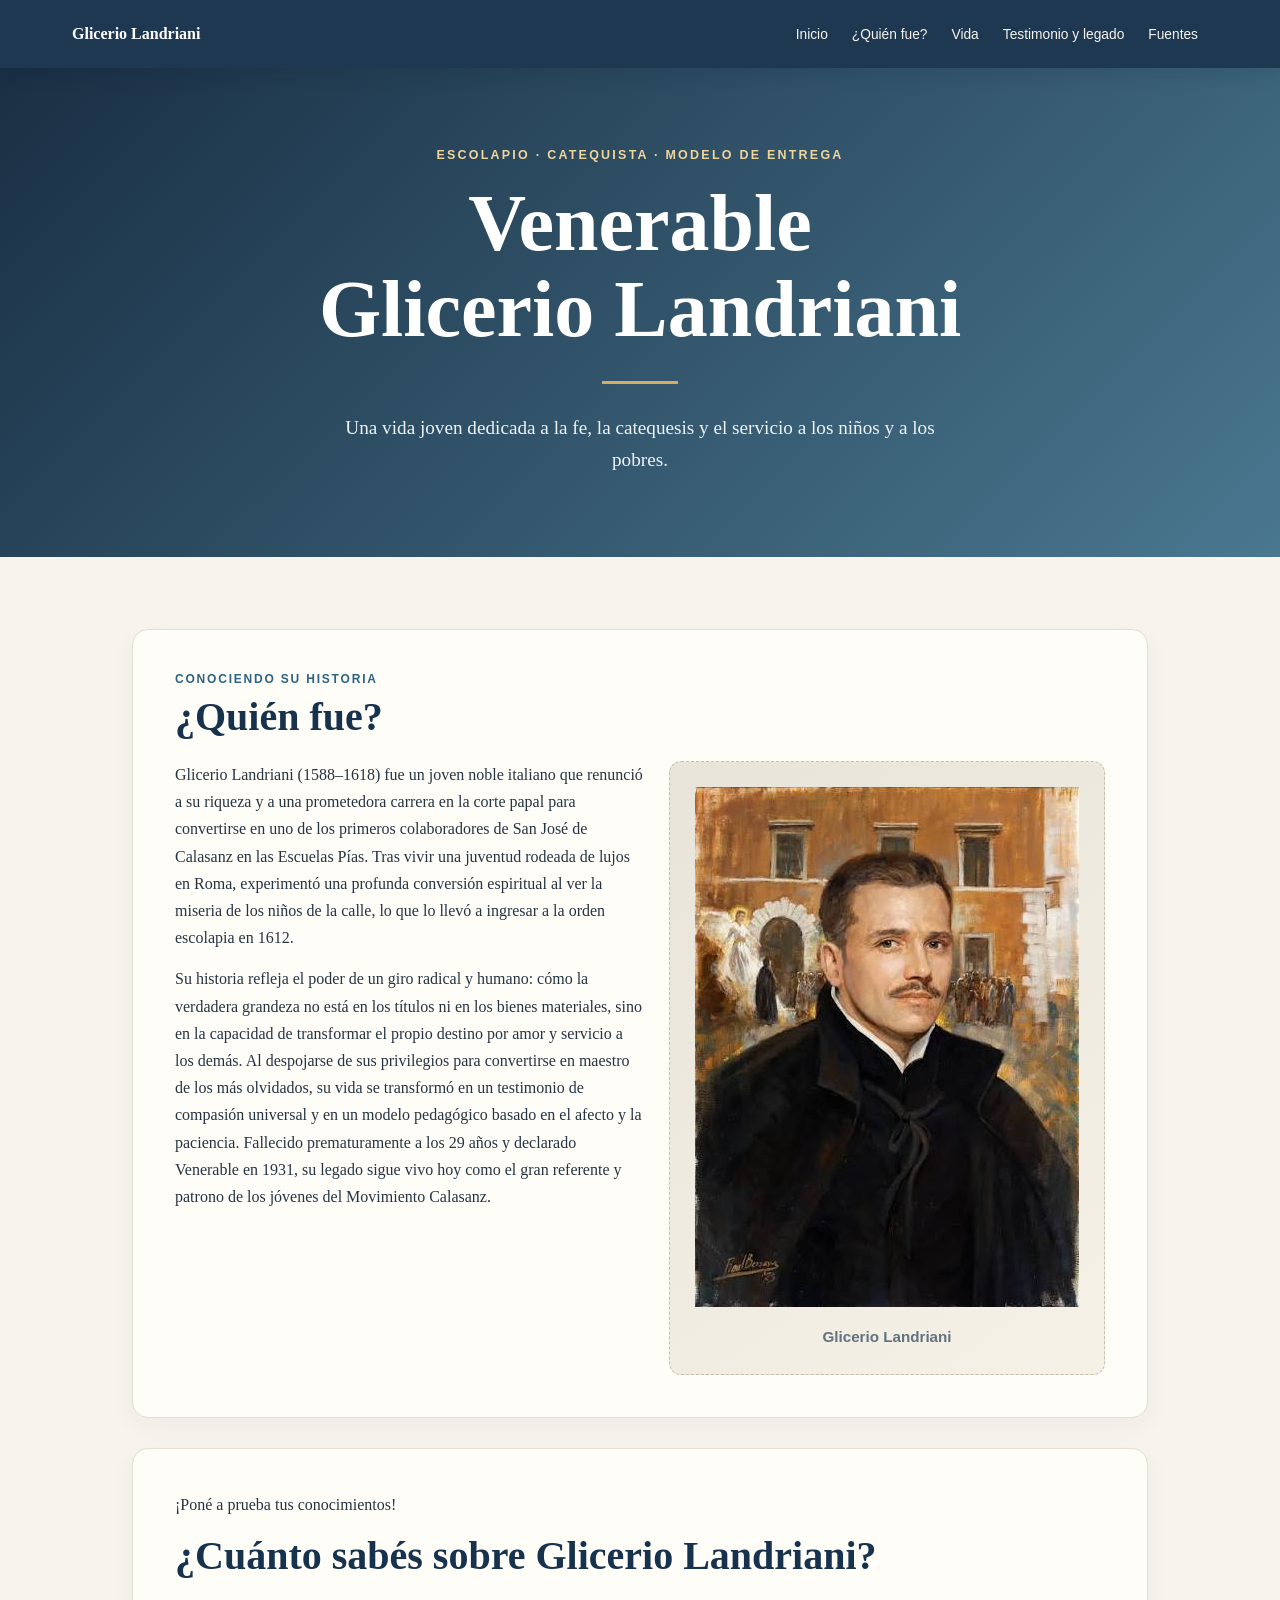
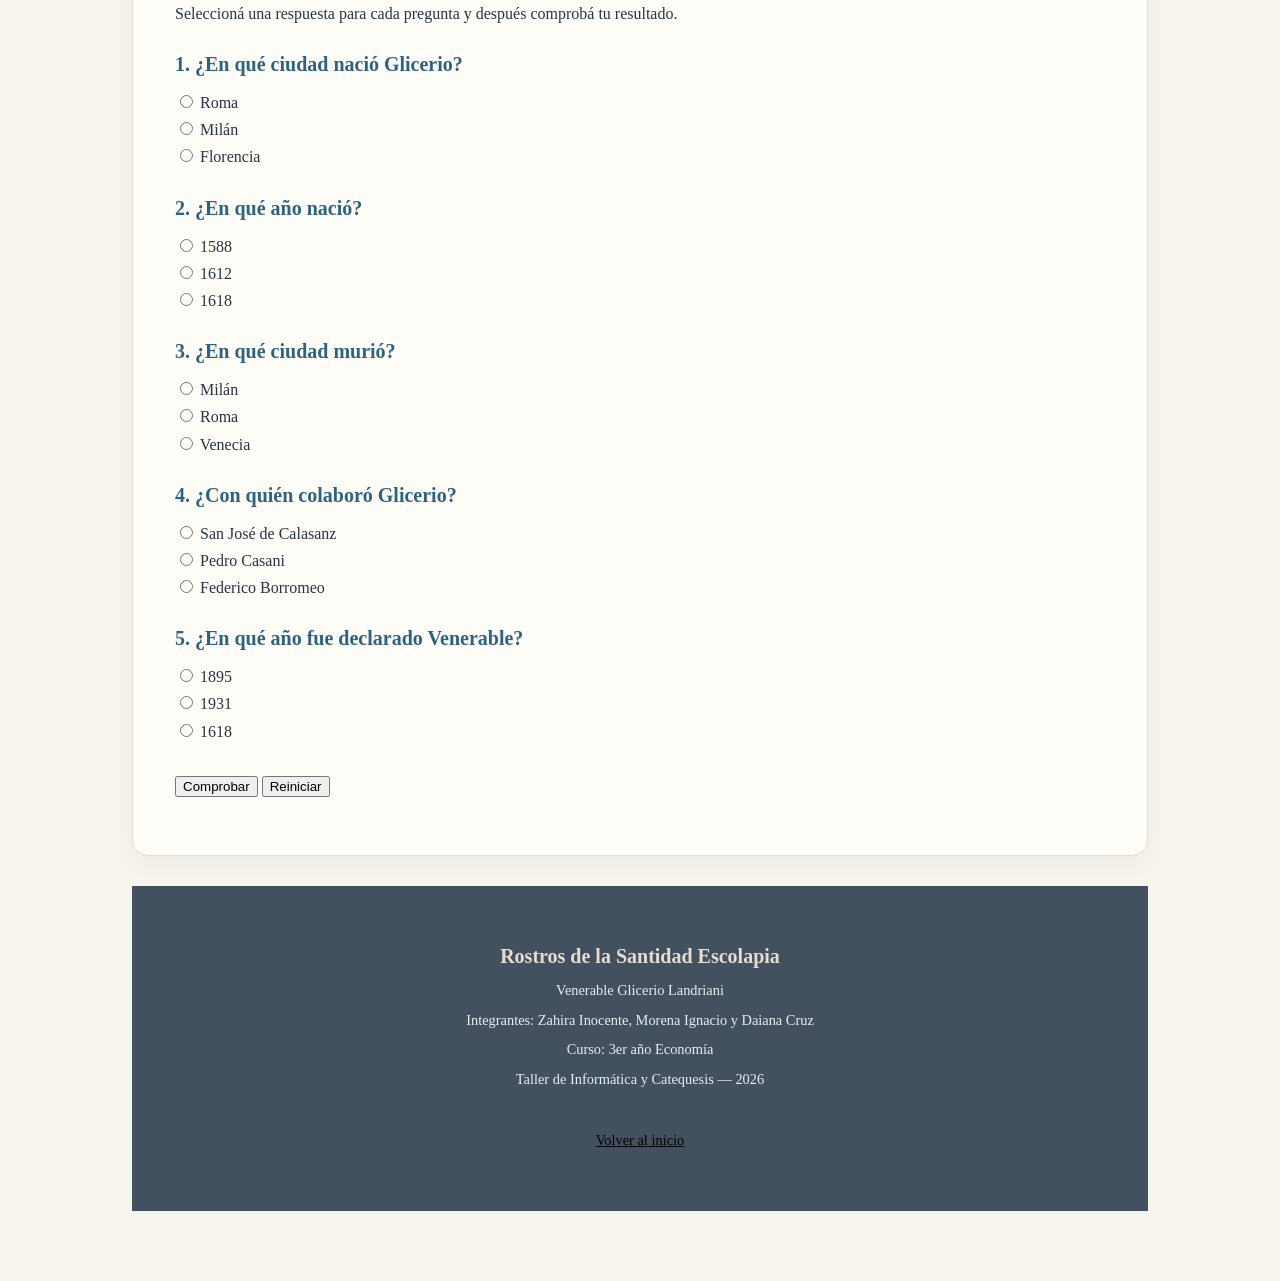
<file: index.html>
<!DOCTYPE html>
<html lang="es">
<head>
    <meta charset="UTF-8">
    <meta http-equiv="X-UA-Compatible" content="IE=edge">
    <meta name="viewport" content="width=device-width, initial-scale=1.0">
    <title>Venerable Glicerio Landriani</title>
    <link rel="stylesheet" href="css/estilos.css">
</head>

<body>

  <!-- MENÚ DE NAVEGACIÓN -->
  <header class="topbar">
    <div class="nav-wrap">
      <a class="brand" href="#inicio">Glicerio Landriani</a>

      <nav aria-label="Menú principal">
        <a href="index.html">Inicio</a>
        <a href="#quien-fue">¿Quién fue?</a>
        <a href="pages/vida.html">Vida</a>
        <a href="pages/legado.html">Testimonio y legado</a>
        <a href="pages/fuentes.html">Fuentes</a>
      </nav>
    </div>
  </header>

  <!-- PORTADA -->
  <header class="hero" id="inicio">
    <div class="hero-inner">
      <div class="eyebrow">
        Escolapio · Catequista · Modelo de entrega
      </div>

      <h1>Venerable<br>Glicerio Landriani</h1>

      <div class="hero-rule"></div>

      <p>
        Una vida joven dedicada a la fe, la catequesis
        y el servicio a los niños y a los pobres.
      </p>
    </div>
  </header>

<main>

    <!-- QUIÉN FUE -->
    <section id="quien-fue" class="section-card">
      <p class="section-kicker">Conociendo su historia</p>
      <h2>¿Quién fue?</h2>

      <div class="intro-grid">
        <div>
          <p>
           Glicerio Landriani (1588–1618) fue un joven noble italiano que renunció
            a su riqueza y a una prometedora carrera en la corte papal para convertirse
            en uno de los primeros colaboradores de San José de Calasanz en las Escuelas
            Pías. Tras vivir una juventud rodeada de lujos en Roma, experimentó una profunda
            conversión espiritual al ver la miseria de los niños de la calle, lo que lo
            llevó a ingresar a la orden escolapia en 1612.
          </p>

          <p>
            Su historia refleja el poder de un giro radical y humano: cómo la verdadera
            grandeza no está en los títulos ni en los bienes materiales, sino en la
            capacidad de transformar el propio destino por amor y servicio a los demás.
            Al despojarse de sus privilegios para convertirse en maestro de los más olvidados,
            su vida se transformó en un testimonio de compasión universal y en un modelo
            pedagógico basado en el afecto y la paciencia. Fallecido prematuramente a los
            29 años y declarado Venerable en 1931, su legado sigue vivo hoy como el gran
            referente y patrono de los jóvenes del Movimiento Calasanz.
          </p>
        </div>

        <div class="image-placeholder">
          <div class><img src="img/glicerio.jpg" alt="Glicerio Landriani"></div>
          <strong>Glicerio Landriani</strong>
          
        </div>
      </div>
    </section>


    <!--CUESTIONARIO-->
    <section id="cuestionario" class="section-card">
          <p>¡Poné a prueba tus conocimientos!</p>
          <h2>¿Cuánto sabés sobre Glicerio Landriani?</h2>
          <p>Seleccioná una respuesta para cada pregunta y después comprobá tu resultado.</p>
          
          <h3>1. ¿En qué ciudad nació Glicerio?</h3>
          <input type="radio" name="p1" value="a"> Roma<br>
          <input type="radio" name="p1" value="b"> Milán<br>
          <input type="radio" name="p1" value="c"> Florencia<br>
          
          <h3>2. ¿En qué año nació?</h3>
          <input type="radio" name="p2" value="a"> 1588<br>
          <input type="radio" name="p2" value="b"> 1612<br>
          <input type="radio" name="p2" value="c"> 1618<br>
          <h3>3. ¿En qué ciudad murió?</h3>
          <input type="radio" name="p3" value="a"> Milán<br>
          <input type="radio" name="p3" value="b"> Roma<br>
          <input type="radio" name="p3" value="c"> Venecia<br>
          
          <h3>4. ¿Con quién colaboró Glicerio?</h3>
          <input type="radio" name="p4" value="a"> San José de Calasanz<br>
          <input type="radio" name="p4" value="b"> Pedro Casani<br>
          <input type="radio" name="p4" value="c"> Federico Borromeo<br>
          
          <h3>5. ¿En qué año fue declarado Venerable?</h3>
          <input type="radio" name="p5" value="a"> 1895<br>
          <input type="radio" name="p5" value="b"> 1931<br>
          <input type="radio" name="p5" value="c"> 1618<br>
          
          <br>
          <button id="comprobar" type="button">Comprobar</button>
          <button id="reiniciar" type="button">Reiniciar</button>
          
          <p id="resultado"></p>
    </section>

    <!-- Pie de página -->
    <footer>
        <p><strong>Rostros de la Santidad Escolapia</strong></p>
        <p>Venerable Glicerio Landriani</p>
        <p>Integrantes: Zahira Inocente, Morena Ignacio y Daiana Cruz</p>
        <p>Curso: 3er año Economía</p>
        <p>Taller de Informática y Catequesis — 2026</p>
        <a href="#inicio">Volver al inicio</a>

    </footer>

    <script src="JS/script.js"></script>
</body>
</main>
</html>
</file>
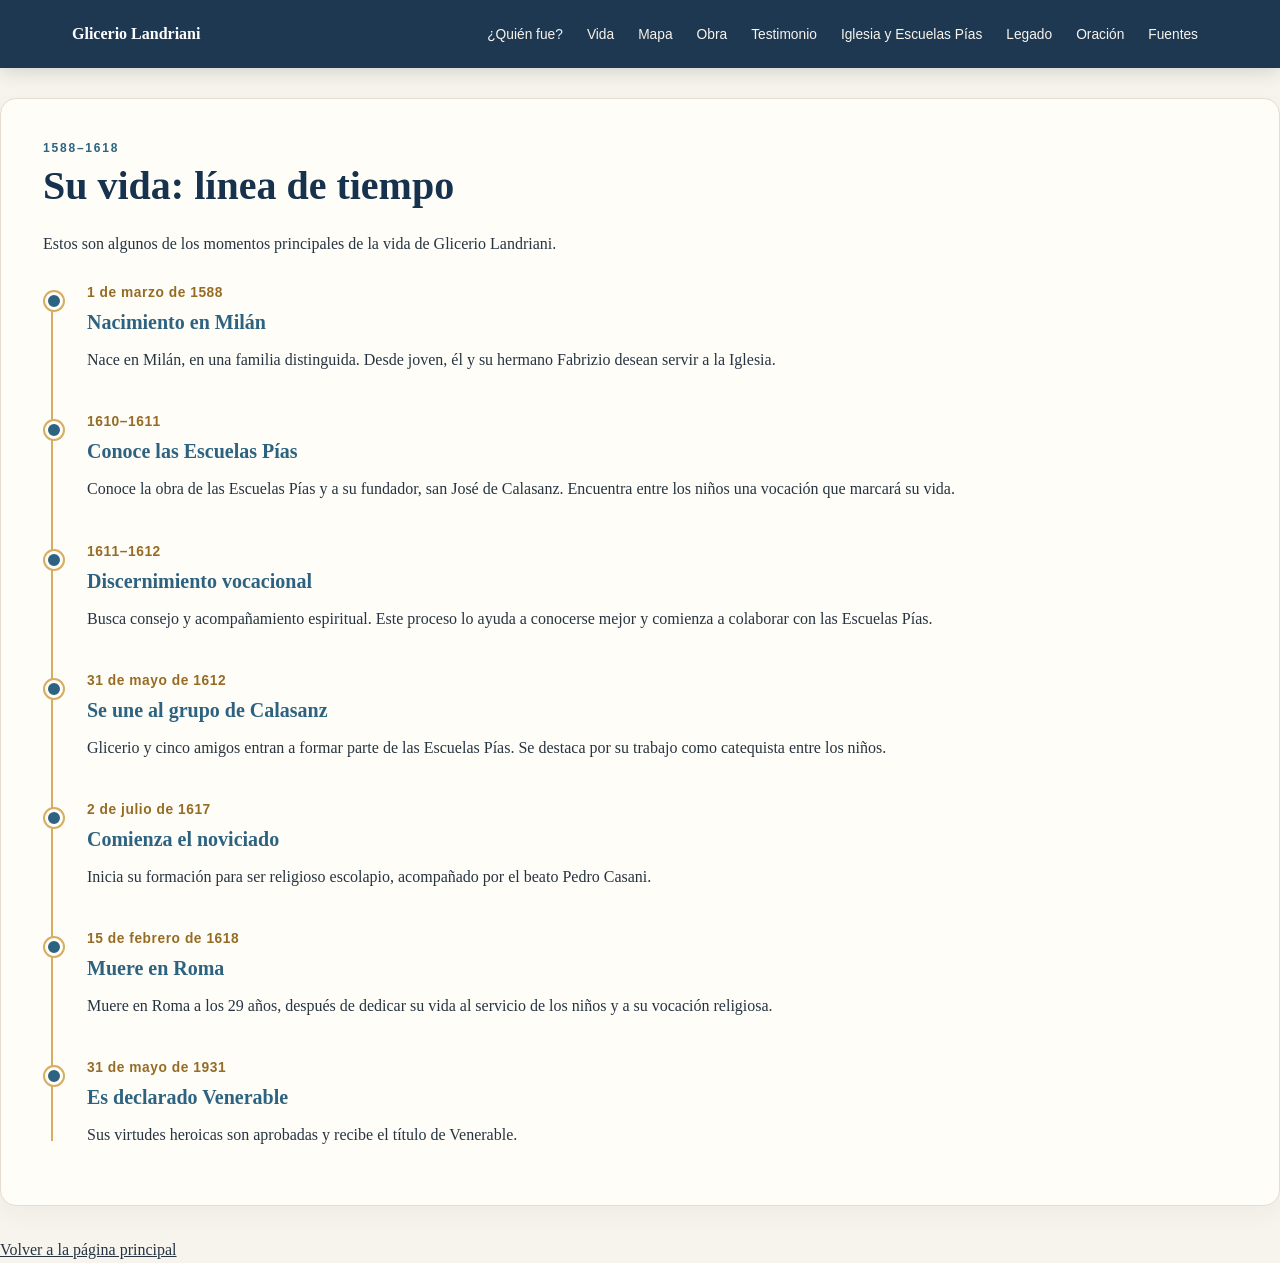
<file: vida.html>
<!DOCTYPE html>
<html lang="en">
<head>
    <meta charset="UTF-8">
    <meta http-equiv="X-UA-Compatible" content="IE=edge">
    <meta name="viewport" content="width=device-width, initial-scale=1.0">
    <title>Vida y línea de tiempo</title>
    <link rel="stylesheet" href="../css/estilos.css">
</head>
<body>
      <!-- MENÚ DE NAVEGACIÓN -->
  <header class="topbar">
    <div class="nav-wrap">
      <a class="brand" href="#inicio">Glicerio Landriani</a>

      <nav aria-label="Menú principal">
        <a href="#quien-fue">¿Quién fue?</a>
        <a href="#vida">Vida</a>
        <a href="#mapa">Mapa</a>
        <a href="#obra">Obra</a>
        <a href="#testimonio">Testimonio</a>
        <a href="#iglesia">Iglesia y Escuelas Pías</a>
        <a href="#legado">Legado</a>
        <a href="#oracion">Oración</a>
        <a href="#fuentes">Fuentes</a>
      </nav>
    </div>
  </header>

    <!-- VIDA Y LÍNEA DE TIEMPO -->
    <section id="vida" class="section-card">
        <p class="section-kicker">1588–1618</p>
        <h2>Su vida: línea de tiempo</h2>
  
        <p>
          Estos son algunos de los momentos principales
          de la vida de Glicerio Landriani.
        </p>
  
        <div class="timeline">
  
          <article class="event">
            <div class="date">1 de marzo de 1588</div>
            <h3>Nacimiento en Milán</h3>
            <p>
              Nace en Milán, en una familia distinguida.
              Desde joven, él y su hermano Fabrizio desean
              servir a la Iglesia.
            </p>
          </article>
  
          <article class="event">
            <div class="date">1610–1611</div>
            <h3>Conoce las Escuelas Pías</h3>
            <p>
              Conoce la obra de las Escuelas Pías y a su fundador,
              san José de Calasanz. Encuentra entre los niños
              una vocación que marcará su vida.
            </p>
          </article>
  
          <article class="event">
            <div class="date">1611–1612</div>
            <h3>Discernimiento vocacional</h3>
            <p>
              Busca consejo y acompañamiento espiritual.
              Este proceso lo ayuda a conocerse mejor y comienza
              a colaborar con las Escuelas Pías.
            </p>
          </article>
  
          <article class="event">
            <div class="date">31 de mayo de 1612</div>
            <h3>Se une al grupo de Calasanz</h3>
            <p>
              Glicerio y cinco amigos entran a formar parte
              de las Escuelas Pías. Se destaca por su trabajo
              como catequista entre los niños.
            </p>
          </article>
  
          <article class="event">
            <div class="date">2 de julio de 1617</div>
            <h3>Comienza el noviciado</h3>
            <p>
              Inicia su formación para ser religioso escolapio,
              acompañado por el beato Pedro Casani.
            </p>
          </article>
  
          <article class="event">
            <div class="date">15 de febrero de 1618</div>
            <h3>Muere en Roma</h3>
            <p>
              Muere en Roma a los 29 años, después de dedicar
              su vida al servicio de los niños y a su vocación
              religiosa.
            </p>
          </article>
  
          <article class="event">
            <div class="date">31 de mayo de 1931</div>
            <h3>Es declarado Venerable</h3>
            <p>
              Sus virtudes heroicas son aprobadas y recibe
              el título de Venerable.
            </p>
          </article>
  
        </div>
      </section>
      <a href="../index.html">Volver a la página principal</a>
  
</body>
</html>
</file>
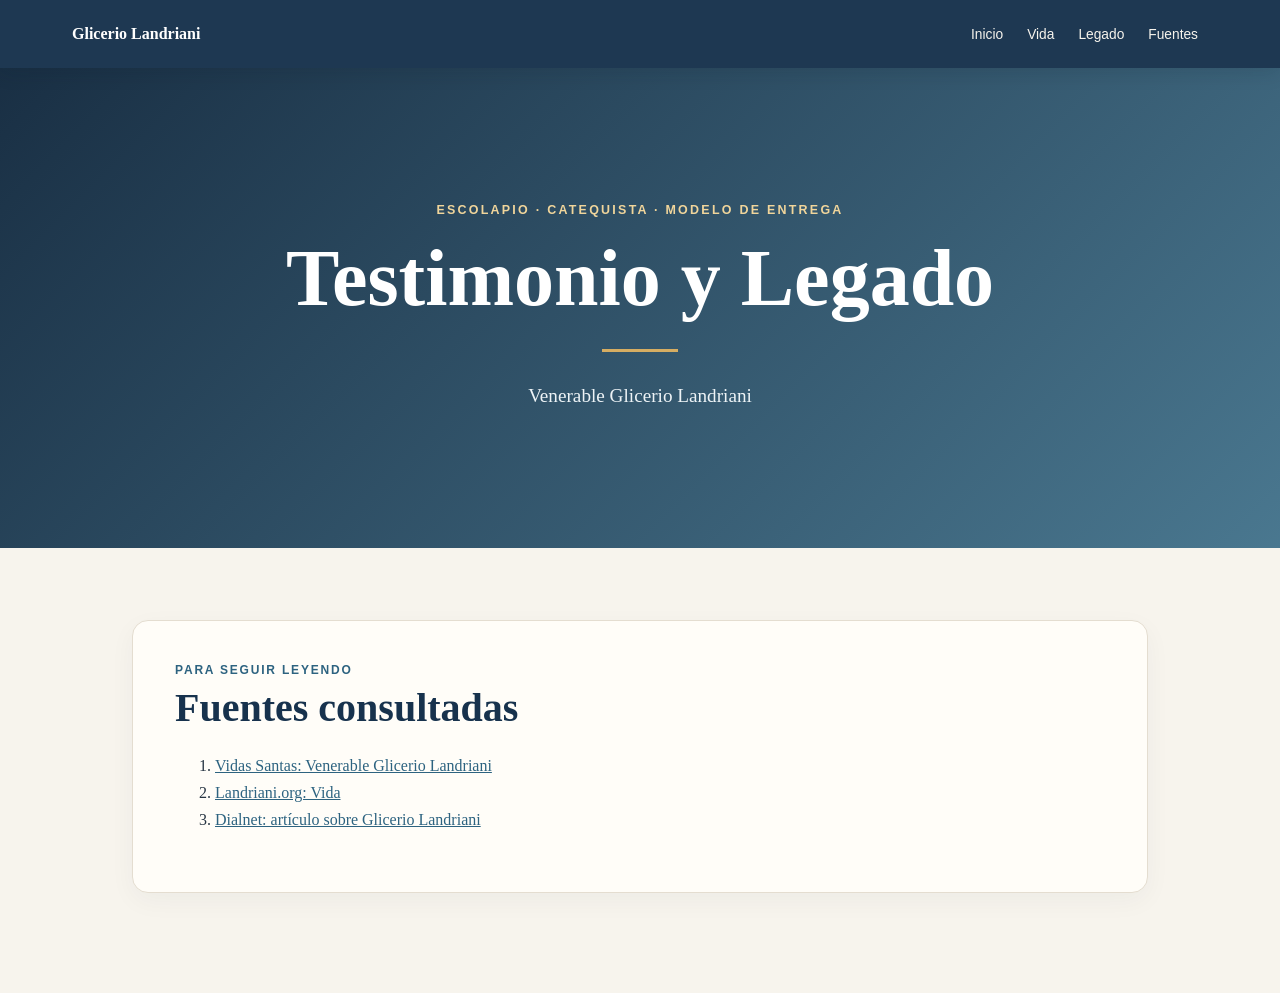
<file: pages/fuentes.html>
<!DOCTYPE html>
<html lang="en">
<head>
    <meta charset="UTF-8">
    <meta name="viewport" content="width=device-width, initial-scale=1.0">
    <title>Document</title>
    <link rel="stylesheet" href="../css/estilos.css">
</head>
<body>
    
<!-- MENÚ DE NAVEGACIÓN -->
  <header class="topbar">
    <div class="nav-wrap">
      <a class="brand" href="#inicio">Glicerio Landriani</a>

      <nav aria-label="Menú principal">
        <a href="../index.html">Inicio</a>
        <a href="vida.html">Vida</a>
        <a href="legado.html">Legado</a>
        <a href="fuentes.html">Fuentes</a>
      </nav>
    </div>
  </header>

<!-- PORTADA -->
  <header class="hero" id="inicio">
    <div class="hero-inner">
      <div class="eyebrow">
        Escolapio · Catequista · Modelo de entrega
      </div>

      <h1>Testimonio y Legado</h1>

      <div class="hero-rule"></div>

      <p>
       Venerable Glicerio Landriani
      </p>
    </div>
  </header>

<main>
<!-- FUENTES -->

    <section id="fuentes" class="section-card sources">
      <p class="section-kicker">Para seguir leyendo</p>
      <h2>Fuentes consultadas</h2>

      <ol>
        <li>
          <a
            href="https://vidas-santas.blogspot.com/2013/02/venerable-glicerio-landriani-de-cristo.html"
            target="_blank"
            rel="noopener noreferrer">
            Vidas Santas: Venerable Glicerio Landriani
          </a>
        </li>

        <li>
          <a
            href="https://www.landriani.org/vida/"
            target="_blank"
            rel="noopener noreferrer">
            Landriani.org: Vida
          </a>
        </li>

        <li>
          <a
            href="https://dialnet.unirioja.es/servlet/articulo?codigo=9247456"
            target="_blank"
            rel="noopener noreferrer">
            Dialnet: artículo sobre Glicerio Landriani
          </a>
        </li>
      </ol>
    </section>

</main>

</body>
</html>
</file>
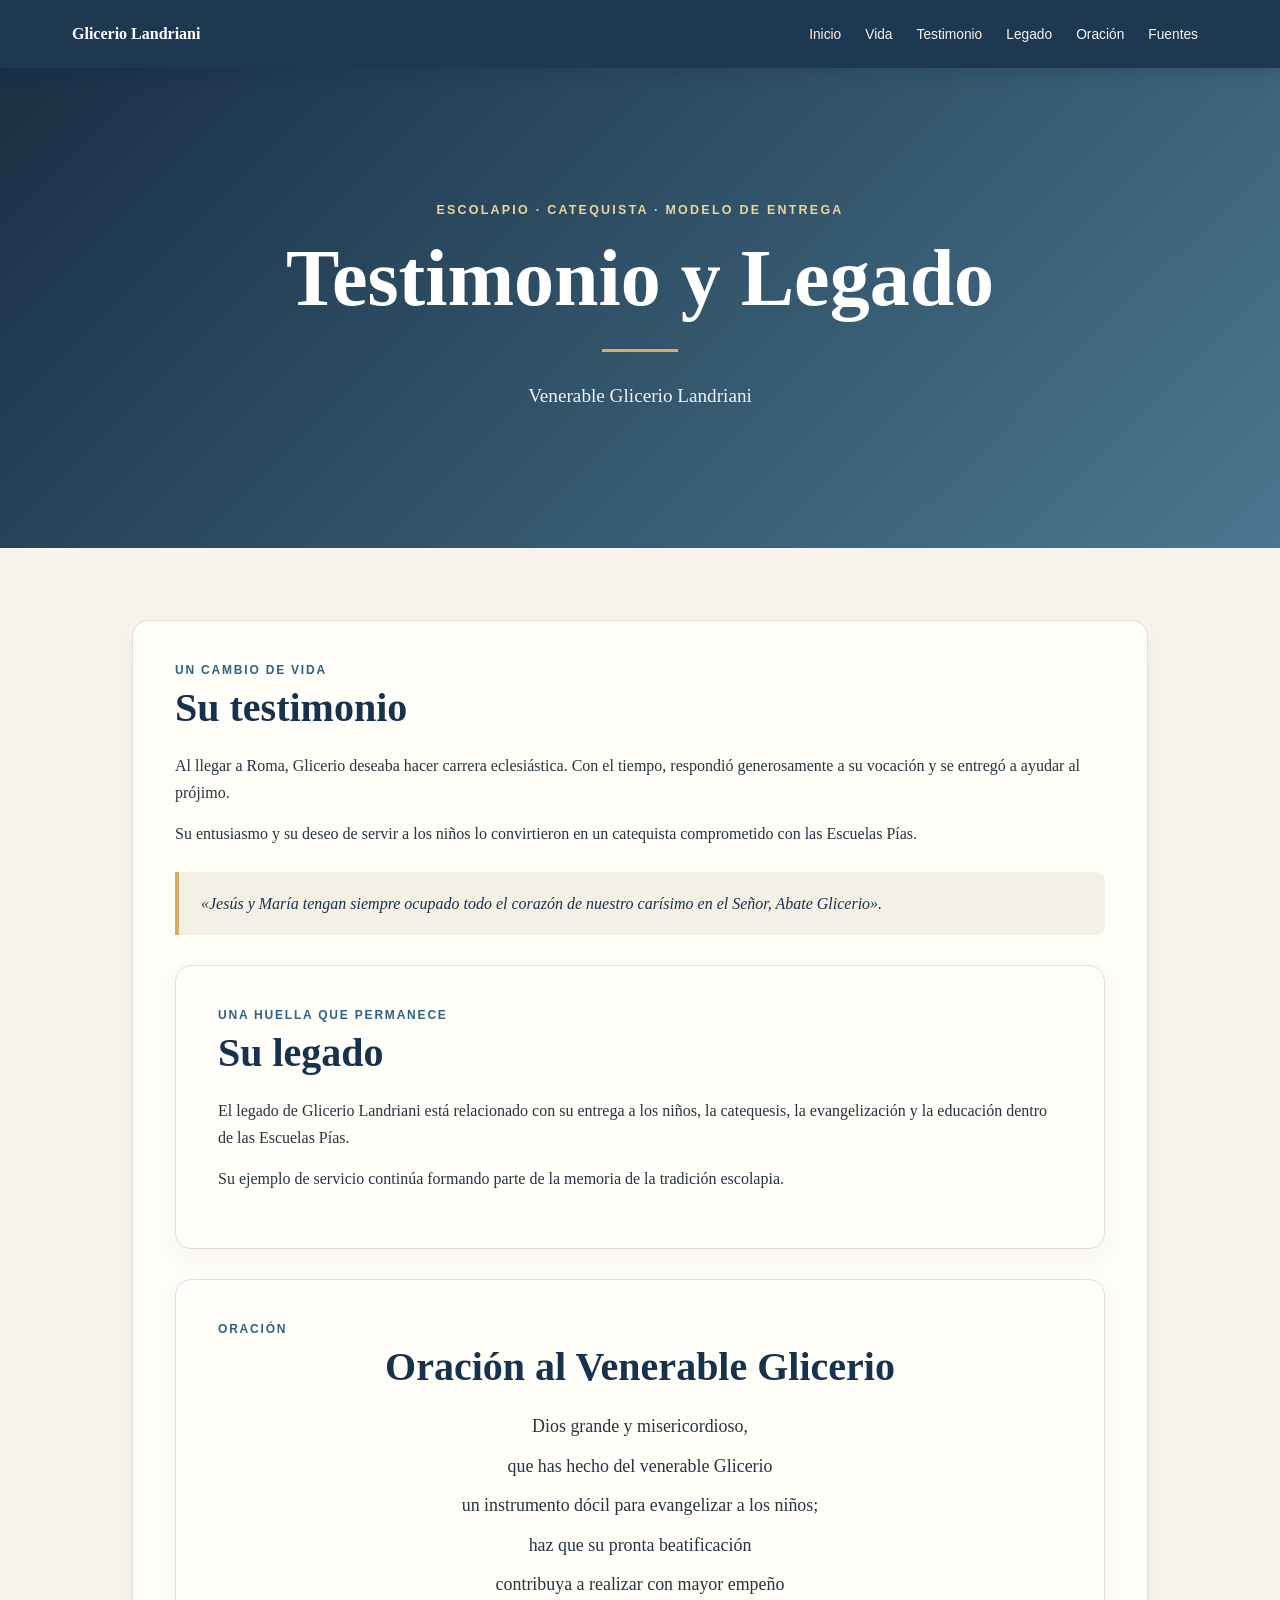
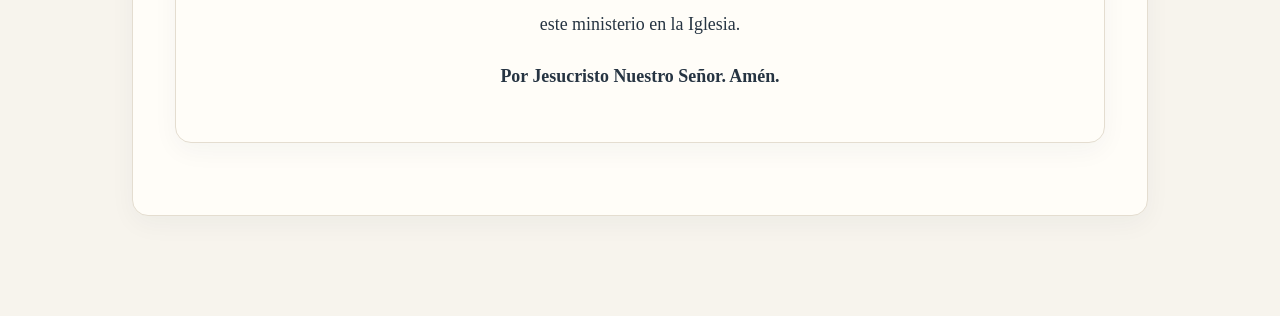
<file: pages/legado.html>
<!DOCTYPE html>
<html lang="en">
<head>
    <meta charset="UTF-8">
    <meta name="viewport" content="width=device-width, initial-scale=1.0">
    <title>Legado y testimonio</title>
    <link rel="stylesheet" href="../css/estilos.css">
</head>
</head>
<body>
    
      <!-- MENÚ DE NAVEGACIÓN -->
  <header class="topbar">
    <div class="nav-wrap">
      <a class="brand" href="#inicio">Glicerio Landriani</a>

      <nav aria-label="Menú principal">
        <a href="../index.html">Inicio</a>
        <a href="vida.html">Vida</a>
        <a href="#testimonio">Testimonio</a>
        <a href="#legado">Legado</a>
        <a href="#oracion">Oración</a>
        <a href="fuentes.html">Fuentes</a>
      </nav>
    </div>
  </header>

  <!-- PORTADA -->
  <header class="hero" id="inicio">
    <div class="hero-inner">
      <div class="eyebrow">
        Escolapio · Catequista · Modelo de entrega
      </div>

      <h1>Testimonio y Legado</h1>

      <div class="hero-rule"></div>

      <p>
       Venerable Glicerio Landriani
      </p>
    </div>
  </header>



<main>
  <!-- TESTIMONIO -->
    <section id="testimonio" class="section-card">
      <p class="section-kicker">Un cambio de vida</p>
      <h2>Su testimonio</h2>

      <p>
        Al llegar a Roma, Glicerio deseaba hacer carrera
        eclesiástica. Con el tiempo, respondió generosamente
        a su vocación y se entregó a ayudar al prójimo.
      </p>

      <p>
        Su entusiasmo y su deseo de servir a los niños
        lo convirtieron en un catequista comprometido
        con las Escuelas Pías.
      </p>

      <blockquote class="quote">
        «Jesús y María tengan siempre ocupado todo el corazón
        de nuestro carísimo en el Señor, Abate Glicerio».
      </blockquote>

          <!-- LEGADO -->
    <section id="legado" class="section-card">
      <p class="section-kicker">Una huella que permanece</p>
      <h2>Su legado</h2>

      <p>
        El legado de Glicerio Landriani está relacionado
        con su entrega a los niños, la catequesis,
        la evangelización y la educación dentro de
        las Escuelas Pías.
      </p>

      <p>
        Su ejemplo de servicio continúa formando parte
        de la memoria de la tradición escolapia.
      </p>
    </section>

    <!-- ORACIÓN -->
    <section id="oracion" class="section-card">
      <p class="section-kicker">Oración</p>
      <h2 class="center">Oración al Venerable Glicerio</h2>

      <div class="prayer">
        <p>Dios grande y misericordioso,</p>
        <p>que has hecho del venerable Glicerio</p>
        <p>un instrumento dócil para evangelizar a los niños;</p>
        <p>haz que su pronta beatificación</p>
        <p>contribuya a realizar con mayor empeño</p>
        <p>este ministerio en la Iglesia.</p>

        <p class="prayer-ending">
          <strong>Por Jesucristo Nuestro Señor. Amén.</strong>
        </p>
      </div>
    </section>
</main>
</body>
</html>
</file>
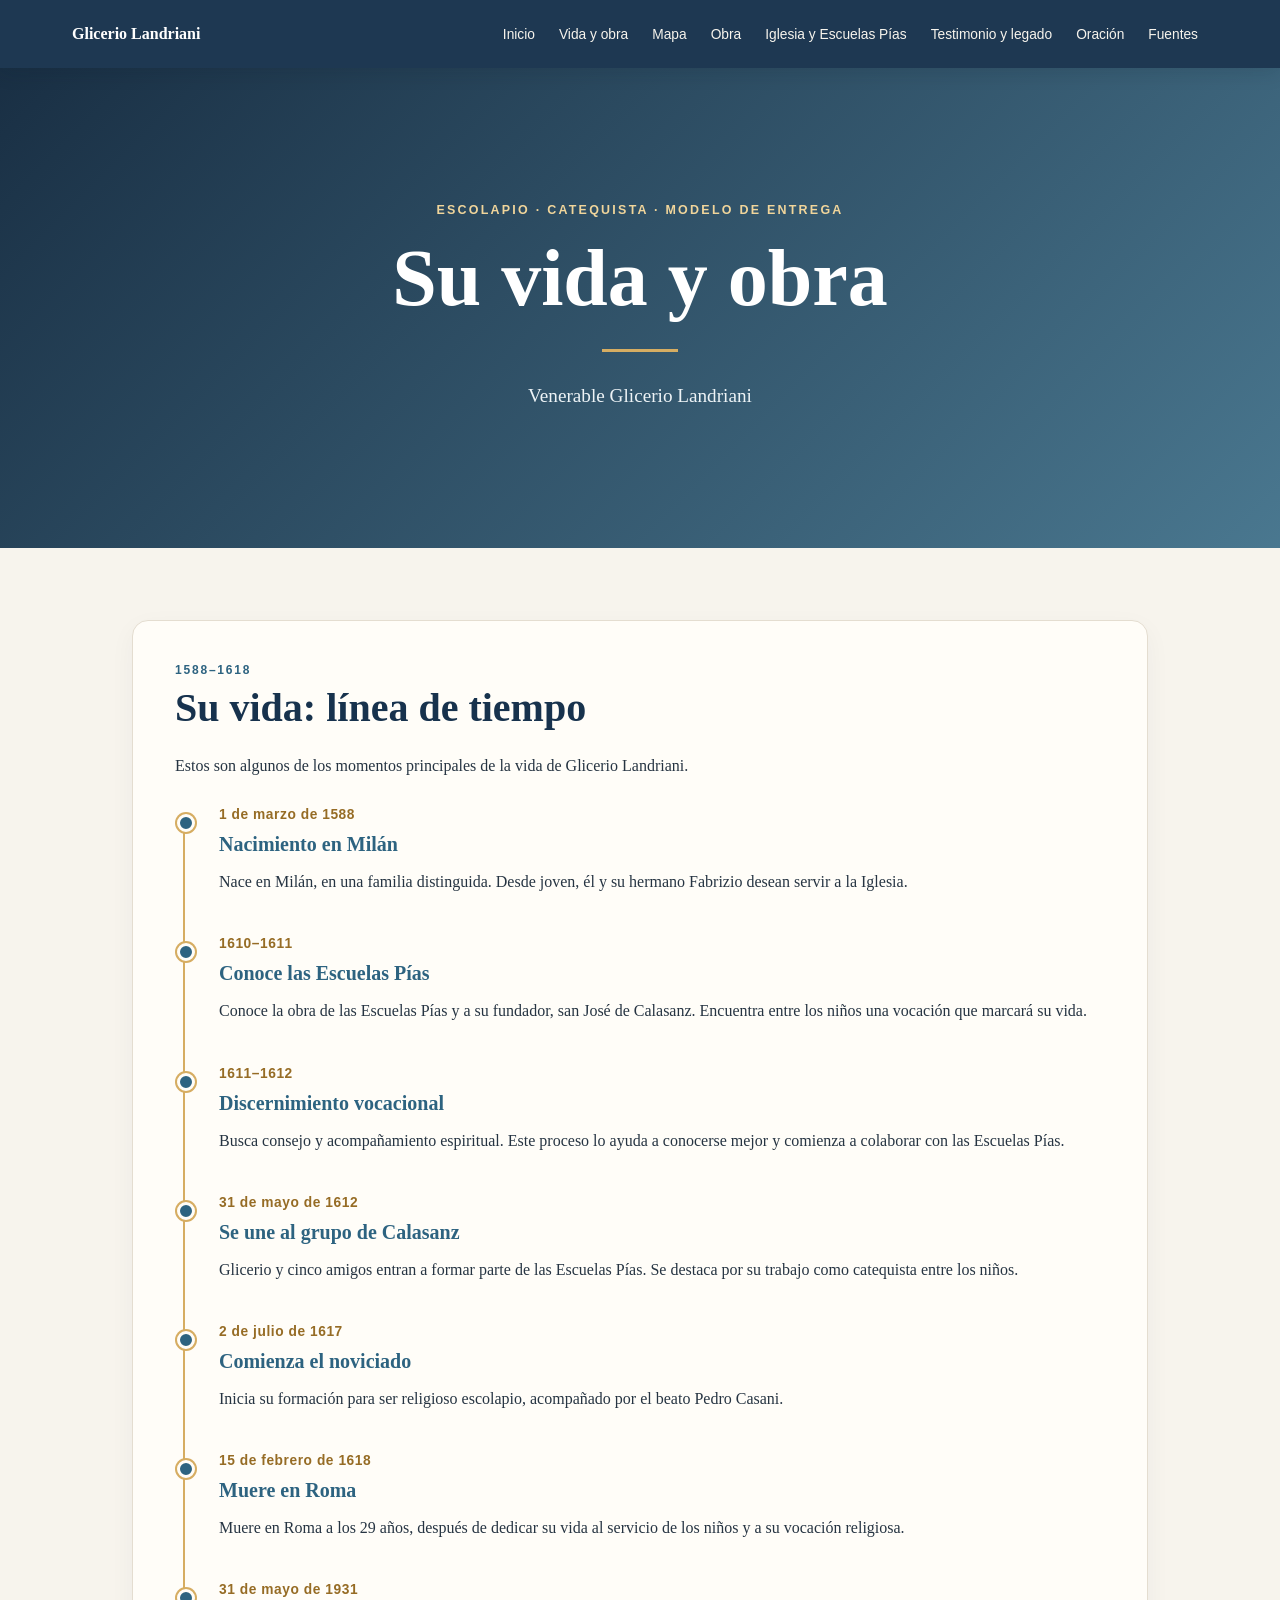
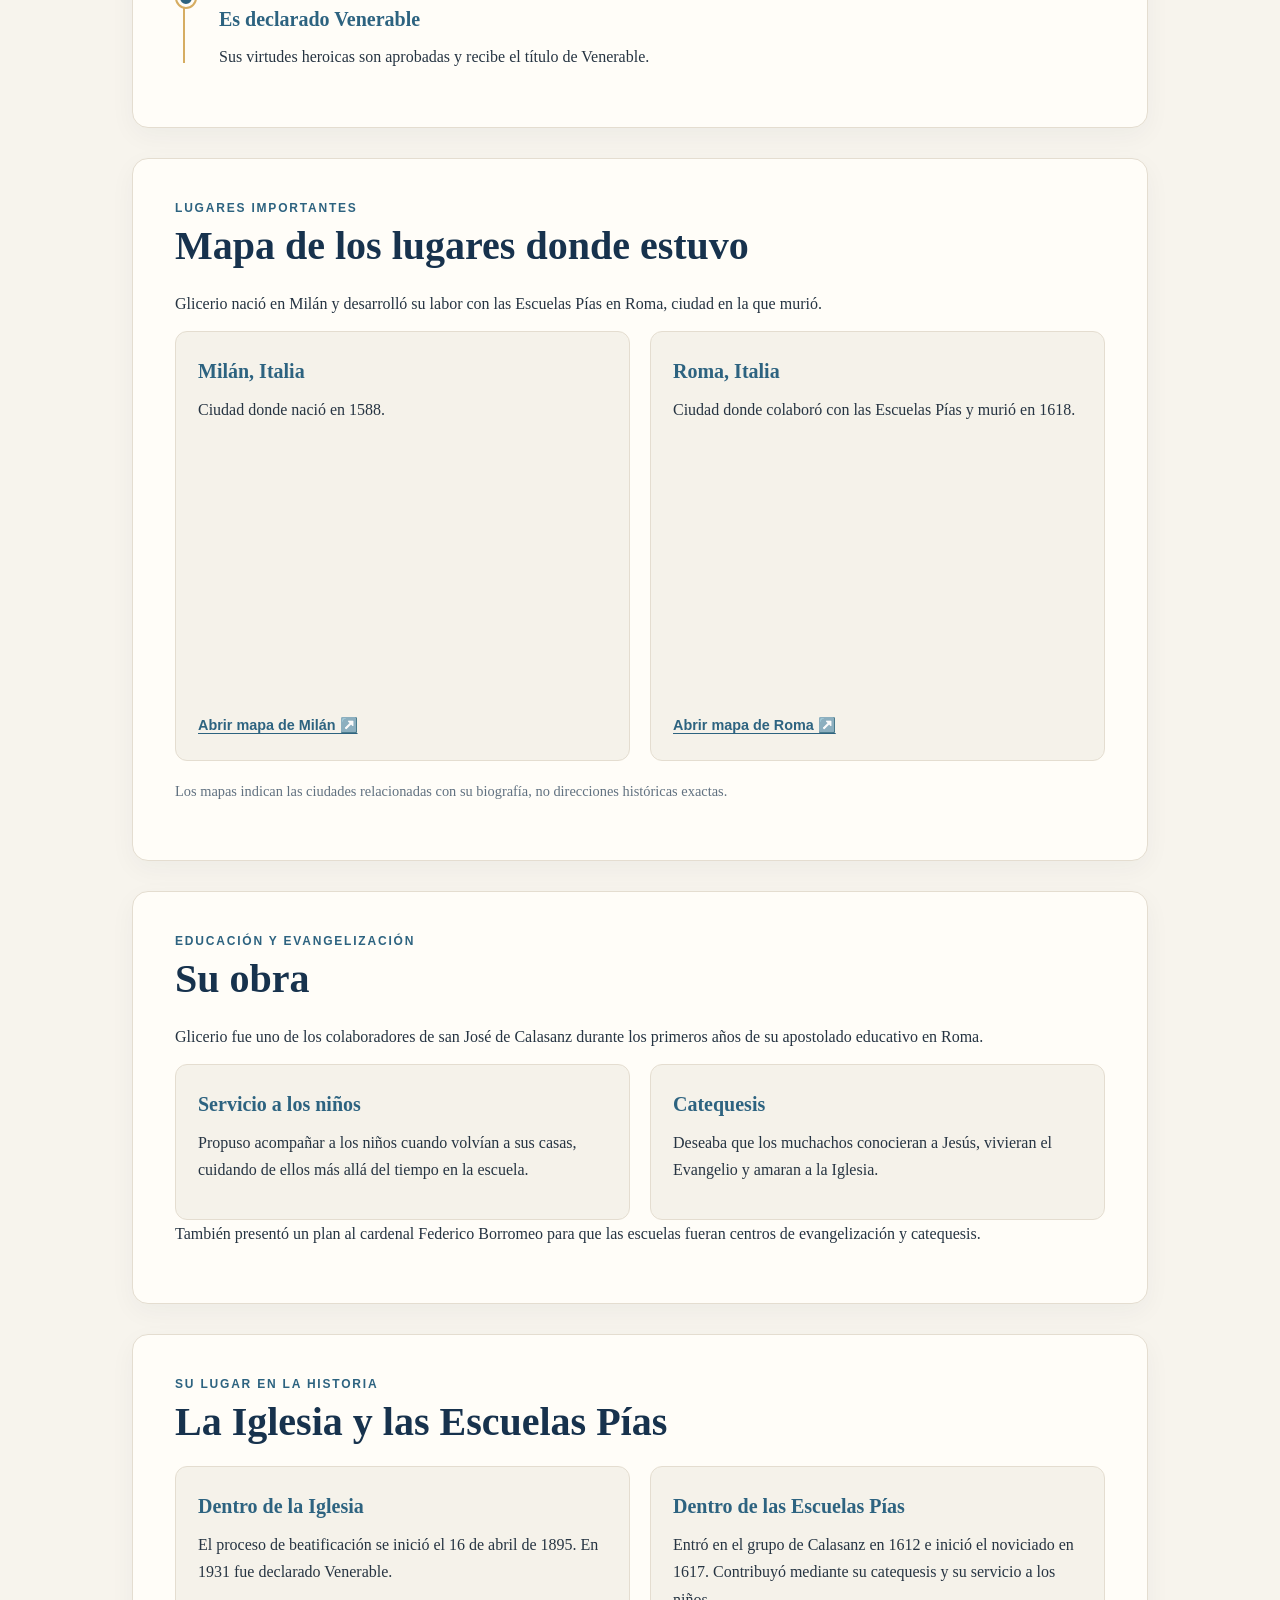
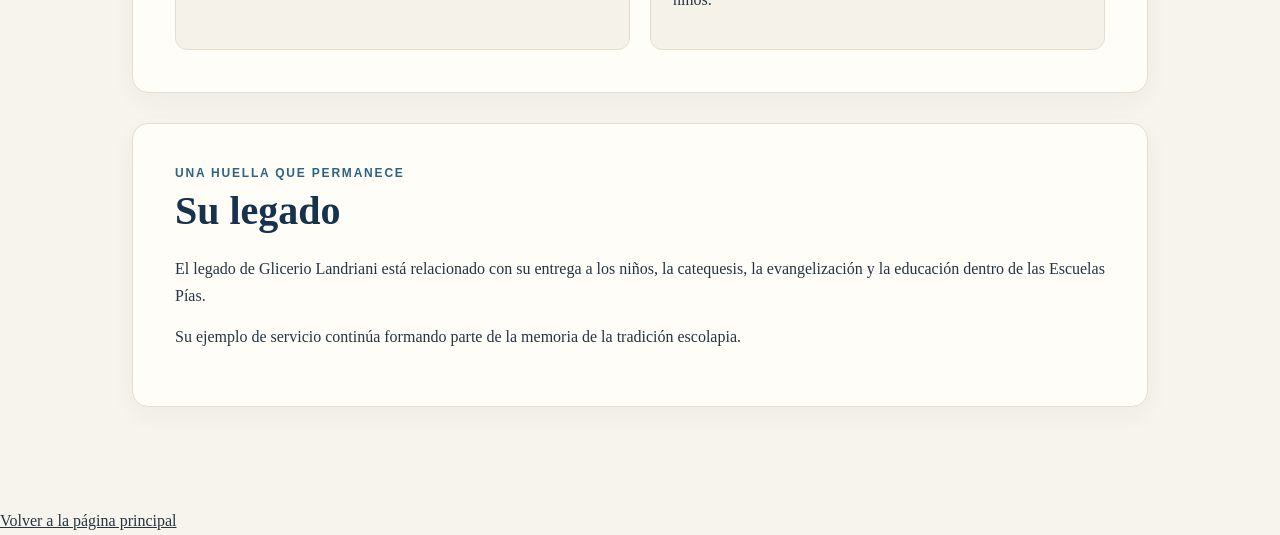
<file: pages/vida.html>
<!DOCTYPE html>
<html lang="en">
<head>
    <meta charset="UTF-8">
    <meta name="viewport" content="width=device-width, initial-scale=1.0">
    <title>Vida y línea de tiempo</title>
    <link rel="stylesheet" href="../css/estilos.css">
</head>
<body>
      <!-- MENÚ DE NAVEGACIÓN -->
  <header class="topbar">
    <div class="nav-wrap">
      <a class="brand" href="#inicio">Glicerio Landriani</a>

      <nav aria-label="Menú principal">
        <a href="../index.html">Inicio</a>
        <a href="#vida">Vida y obra</a>
        <a href="#mapa">Mapa</a>
        <a href="#obra">Obra</a>
        <a href="#iglesia">Iglesia y Escuelas Pías</a>
        <a href="legado.html">Testimonio y legado</a>
        <a href="#oracion">Oración</a>
        <a href="fuentes.html">Fuentes</a>
      </nav>
    </div>
  </header>

    <!-- PORTADA -->
  <header class="hero" id="inicio">
    <div class="hero-inner">
      <div class="eyebrow">
        Escolapio · Catequista · Modelo de entrega
      </div>

      <h1>Su vida y obra</h1>

      <div class="hero-rule"></div>

      <p>
       Venerable Glicerio Landriani
      </p>
    </div>
  </header>

<main>
    <!-- VIDA Y LÍNEA DE TIEMPO -->
    <section id="vida" class="section-card">
        <p class="section-kicker">1588–1618</p>
        <h2>Su vida: línea de tiempo</h2>
  
        <p>
          Estos son algunos de los momentos principales
          de la vida de Glicerio Landriani.
        </p>
  
        <div class="timeline">
  
          <article class="event">
            <div class="date">1 de marzo de 1588</div>
            <h3>Nacimiento en Milán</h3>
            <p>
              Nace en Milán, en una familia distinguida.
              Desde joven, él y su hermano Fabrizio desean
              servir a la Iglesia.
            </p>
          </article>
  
          <article class="event">
            <div class="date">1610–1611</div>
            <h3>Conoce las Escuelas Pías</h3>
            <p>
              Conoce la obra de las Escuelas Pías y a su fundador,
              san José de Calasanz. Encuentra entre los niños
              una vocación que marcará su vida.
            </p>
          </article>
  
          <article class="event">
            <div class="date">1611–1612</div>
            <h3>Discernimiento vocacional</h3>
            <p>
              Busca consejo y acompañamiento espiritual.
              Este proceso lo ayuda a conocerse mejor y comienza
              a colaborar con las Escuelas Pías.
            </p>
          </article>
  
          <article class="event">
            <div class="date">31 de mayo de 1612</div>
            <h3>Se une al grupo de Calasanz</h3>
            <p>
              Glicerio y cinco amigos entran a formar parte
              de las Escuelas Pías. Se destaca por su trabajo
              como catequista entre los niños.
            </p>
          </article>
  
          <article class="event">
            <div class="date">2 de julio de 1617</div>
            <h3>Comienza el noviciado</h3>
            <p>
              Inicia su formación para ser religioso escolapio,
              acompañado por el beato Pedro Casani.
            </p>
          </article>
  
          <article class="event">
            <div class="date">15 de febrero de 1618</div>
            <h3>Muere en Roma</h3>
            <p>
              Muere en Roma a los 29 años, después de dedicar
              su vida al servicio de los niños y a su vocación
              religiosa.
            </p>
          </article>
  
          <article class="event">
            <div class="date">31 de mayo de 1931</div>
            <h3>Es declarado Venerable</h3>
            <p>
              Sus virtudes heroicas son aprobadas y recibe
              el título de Venerable.
            </p>
          </article>
  
        </div>
      </section>
 
        <!-- MAPA DE LOS LUGARES -->
    <section id="mapa" class="section-card">
      <p class="section-kicker">Lugares importantes</p>
      <h2>Mapa de los lugares donde estuvo</h2>

      <p>
        Glicerio nació en Milán y desarrolló su labor con
        las Escuelas Pías en Roma, ciudad en la que murió.
      </p>

      <div class="map-grid">

        <div class="map-card">
          <h3>Milán, Italia</h3>
          <p>Ciudad donde nació en 1588.</p>

          <iframe
            title="Mapa de Milán, Italia"
            src="https://www.google.com/maps?q=Milano%2C%20Italia&output=embed"
            loading="lazy"
            allowfullscreen>
          </iframe>

          <a
            href="https://www.google.com/maps/search/?api=1&query=Milano%2C%20Italia"
            target="_blank"
            rel="noopener noreferrer">
            Abrir mapa de Milán ↗️
          </a>
        </div>

        <div class="map-card">
          <h3>Roma, Italia</h3>
          <p>
            Ciudad donde colaboró con las Escuelas Pías
            y murió en 1618.
          </p>

          <iframe
            title="Mapa de Roma, Italia"
            src="https://www.google.com/maps?q=Roma%2C%20Italia&output=embed"
            loading="lazy"
            allowfullscreen>
          </iframe>

          <a
            href="https://www.google.com/maps/search/?api=1&query=Roma%2C%20Italia"
            target="_blank"
            rel="noopener noreferrer">
            Abrir mapa de Roma ↗️
          </a>
        </div>

      </div>

      <p class="map-note">
        Los mapas indican las ciudades relacionadas con su
        biografía, no direcciones históricas exactas.
      </p>
    </section>

    <!-- OBRA -->
    <section id="obra" class="section-card">
      <p class="section-kicker">Educación y evangelización</p>
      <h2>Su obra</h2>

      <p>
        Glicerio fue uno de los colaboradores de san José
        de Calasanz durante los primeros años de su apostolado
        educativo en Roma.
      </p>

      <div class="two-col">
        <div class="mini-card">
          <h3>Servicio a los niños</h3>
          <p>
            Propuso acompañar a los niños cuando volvían
            a sus casas, cuidando de ellos más allá del tiempo
            en la escuela.
          </p>
        </div>

        <div class="mini-card">
          <h3>Catequesis</h3>
          <p>
            Deseaba que los muchachos conocieran a Jesús,
            vivieran el Evangelio y amaran a la Iglesia.
          </p>
        </div>
      </div>

      <p>
        También presentó un plan al cardenal Federico Borromeo
        para que las escuelas fueran centros de evangelización
        y catequesis.
      </p>
    </section>

    <!-- IGLESIA Y ESCUELAS PÍAS -->
    <section id="iglesia" class="section-card">
      <p class="section-kicker">Su lugar en la historia</p>
      <h2>La Iglesia y las Escuelas Pías</h2>

      <div class="two-col">
        <div class="mini-card">
          <h3>Dentro de la Iglesia</h3>
          <p>
            El proceso de beatificación se inició el
            16 de abril de 1895. En 1931 fue declarado
            Venerable.
          </p>
        </div>

        <div class="mini-card">
          <h3>Dentro de las Escuelas Pías</h3>
          <p>
            Entró en el grupo de Calasanz en 1612 e inició
            el noviciado en 1617. Contribuyó mediante
            su catequesis y su servicio a los niños.
          </p>
        </div>
      </div>
    </section>

    <!-- LEGADO -->
    <section id="legado" class="section-card">
      <p class="section-kicker">Una huella que permanece</p>
      <h2>Su legado</h2>

      <p>
        El legado de Glicerio Landriani está relacionado
        con su entrega a los niños, la catequesis,
        la evangelización y la educación dentro de
        las Escuelas Pías.
      </p>

      <p>
        Su ejemplo de servicio continúa formando parte
        de la memoria de la tradición escolapia.
      </p>
    </section>
</main>

      <a href="../index.html">Volver a la página principal</a>
  
</body>
</html>
</file>
<file: css/estilos.css>
:root {
  --navy: #17324d;
  --blue: #2d6380;
  --gold: #d6ad62;
  --cream: #f7f4ed;
  --paper: #fffdf8;
  --ink: #263442;
  --muted: #617180;
  --line: #e4ddd0;
}

* {
  box-sizing: border-box;
}

html {
  scroll-behavior: smooth;
  scroll-padding-top: 90px;
}

body {
  margin: 0;
  font-family: Georgia, "Times New Roman", serif;
  background: var(--cream);
  color: var(--ink);
  line-height: 1.7;
}

a {
  color: inherit;
}

/* MENÚ */
.topbar {
  position: sticky;
  top: 0;
  z-index: 10;
  background: rgba(23, 50, 77, 0.97);
  color: white;
  box-shadow: 0 4px 18px rgba(15, 31, 45, 0.15);
}

.nav-wrap {
  max-width: 1180px;
  margin: auto;
  padding: 12px 22px;
  min-height: 68px;
  display: flex;
  align-items: center;
  justify-content: space-between;
  gap: 20px;
}

.brand {
  text-decoration: none;
  font-weight: bold;
  white-space: nowrap;
}

nav {
  display: flex;
  align-items: center;
  gap: 4px;
  flex-wrap: wrap;
}

nav a {
  text-decoration: none;
  padding: 9px 10px;
  border-radius: 6px;
  color: #f7f4ed;
  font: 500 0.86rem Arial, sans-serif;
}

nav a:hover {
  background: rgba(255, 255, 255, 0.15);
}

/* PORTADA */
.hero {
  min-height: 480px;
  display: grid;
  place-items: center;
  text-align: center;
  padding: 80px 24px;
  color: white;
  background: linear-gradient(
    135deg,
    rgba(16, 39, 61, 0.96),
    rgba(45, 99, 128, 0.86)
  );
}

.hero-inner {
  max-width: 820px;
}

.eyebrow {
  font: bold 0.78rem Arial, sans-serif;
  letter-spacing: 0.18em;
  text-transform: uppercase;
  color: #f0d59b;
}

h1 {
  font-size: clamp(2.5rem, 7vw, 5rem);
  line-height: 1.08;
  margin: 18px 0;
}

.hero p {
  max-width: 650px;
  margin: auto;
  font-size: 1.2rem;
  color: #edf3f6;
}

.hero-rule {
  width: 76px;
  height: 3px;
  background: var(--gold);
  margin: 28px auto;
}

/* SECCIONES */
main {
  max-width: 1060px;
  margin: auto;
  padding: 42px 22px 70px;
}

section {
  margin: 30px 0;
  scroll-margin-top: 90px;
}

.section-card {
  background: var(--paper);
  border: 1px solid var(--line);
  border-radius: 16px;
  padding: clamp(22px, 4vw, 42px);
  box-shadow: 0 8px 26px rgba(28, 47, 62, 0.045);
}

.section-kicker {
  color: var(--blue);
  font: bold 0.75rem Arial, sans-serif;
  letter-spacing: 0.15em;
  text-transform: uppercase;
  margin: 0 0 7px;
}

h2 {
  color: var(--navy);
  font-size: clamp(1.8rem, 4vw, 2.5rem);
  line-height: 1.2;
  margin: 0 0 20px;
}

h3 {
  color: var(--blue);
  font-size: 1.25rem;
  margin: 20px 0 8px;
}

p {
  margin: 0 0 14px;
}

/* INTRODUCCIÓN */
.intro-grid {
  display: grid;
  grid-template-columns: 1.1fr 0.9fr;
  gap: 26px;
  align-items: stretch;
}

.image-placeholder {
  min-height: 270px;
  display: flex;
  flex-direction: column;
  justify-content: center;
  align-items: center;
  text-align: center;
  gap: 12px;
  padding: 25px;
  color: var(--muted);
  background: linear-gradient(145deg, #e8e4da, #f6f1e7);
  border: 1px dashed #c9bdab;
  border-radius: 12px;
  font: 0.95rem/1.5 Arial, sans-serif;
}

.image-placeholder .symbol {
  font-size: 3.2rem;
  color: var(--blue);
}

/* LÍNEA DE TIEMPO */
.timeline {
  position: relative;
  margin: 28px 0 0;
  padding-left: 30px;
}

.timeline::before {
  content: "";
  position: absolute;
  left: 8px;
  top: 8px;
  bottom: 8px;
  width: 2px;
  background: var(--gold);
}

.event {
  position: relative;
  padding: 0 0 27px 14px;
}

.event:last-child {
  padding-bottom: 0;
}

.event::before {
  content: "";
  position: absolute;
  left: -28px;
  top: 7px;
  width: 12px;
  height: 12px;
  border-radius: 50%;
  background: var(--blue);
  border: 3px solid var(--paper);
  box-shadow: 0 0 0 2px var(--gold);
}

.date {
  color: #966c25;
  font: bold 0.86rem Arial, sans-serif;
  letter-spacing: 0.04em;
}

.event h3 {
  margin: 5px 0 7px;
}

/* TARJETAS */
.quote {
  border-left: 4px solid var(--gold);
  padding: 18px 22px;
  margin: 24px 0;
  background: #f5f0e5;
  color: var(--navy);
  font-style: italic;
  border-radius: 0 9px 9px 0;
}

.two-col,
.map-grid {
  display: grid;
  grid-template-columns: repeat(2, minmax(0, 1fr));
  gap: 20px;
}

.mini-card,
.map-card {
  padding: 22px;
  border-radius: 12px;
  background: #f5f2ea;
  border: 1px solid var(--line);
}

.mini-card h3,
.map-card h3 {
  margin-top: 0;
}

/* MAPAS */
.map-card iframe {
  display: block;
  width: 100%;
  height: 260px;
  border: 0;
  border-radius: 9px;
  margin: 14px 0;
}

.map-card a {
  color: var(--blue);
  font: bold 0.9rem Arial, sans-serif;
  text-decoration-thickness: 1px;
  text-underline-offset: 3px;
}

.map-note {
  color: var(--muted);
  font-size: 0.9rem;
  margin-top: 18px;
}

/* ORACIÓN */
.prayer {
  text-align: center;
  max-width: 680px;
  margin: auto;
  font-size: 1.12rem;
}

.prayer p {
  margin-bottom: 9px;
}

.prayer .prayer-ending {
  margin-top: 22px;
}

.center {
  text-align: center;
}

/* FUENTES */
.sources a {
  overflow-wrap: anywhere;
  color: var(--blue);
}

/* PIE DE PÁGINA */
footer {
  text-align: center;
  padding: 48px 20px;
  background-color: #42505f;
  color: #e8eef1;
  font-size: 0.9rem;
}

footer p {
  margin: 5px 0;
}

footer strong{
  color: #e4ddd0;
  font-size: 20px;
}

footer a {
  display:inline-block;
  margin-top: 22px;
  padding: 10px 20px;
  border: #e8eef1;
  border-radius: 22;
  color: #000;
}
</file>
